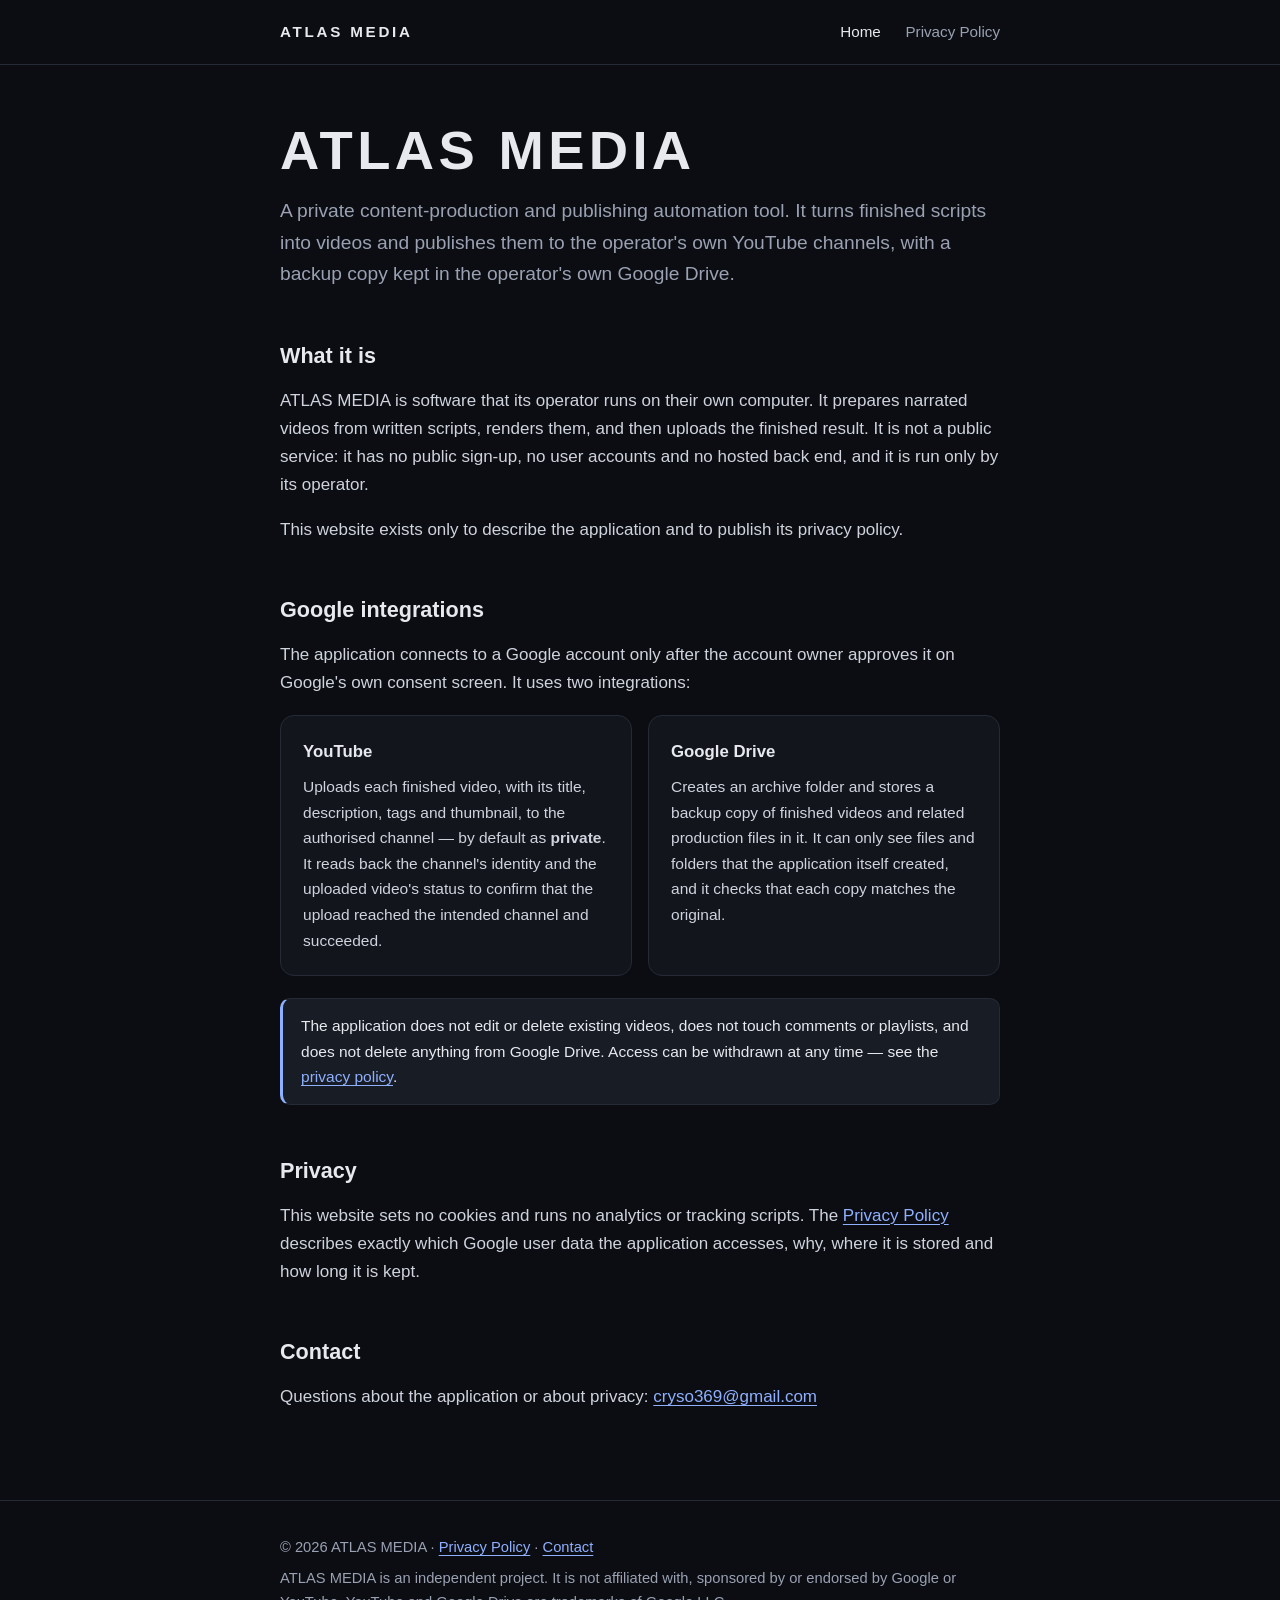
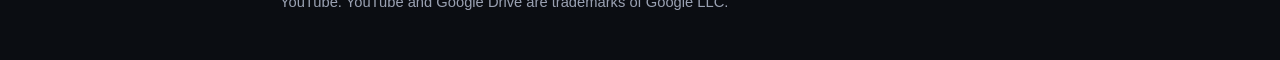
<file: index.html>
<!DOCTYPE html>
<html lang="en">
<head>
  <meta charset="utf-8">
  <meta name="viewport" content="width=device-width, initial-scale=1">
  <meta name="color-scheme" content="dark">
  <meta name="theme-color" content="#0b0d12">
  <meta name="description" content="ATLAS MEDIA is a private content-production and publishing automation tool that uploads finished videos to the operator's own YouTube channels and backs them up to the operator's own Google Drive.">
  <title>ATLAS MEDIA</title>
  <link rel="icon" href="data:image/svg+xml,%3Csvg xmlns='http://www.w3.org/2000/svg' viewBox='0 0 32 32'%3E%3Crect width='32' height='32' rx='7' fill='%230b0d12'/%3E%3Cpath d='M16 6l9 18h-4l-5-10-5 10H7z' fill='%238fb0ff'/%3E%3C/svg%3E">
  <link rel="stylesheet" href="styles.css">
</head>
<body>
  <header class="site">
    <div class="wrap">
      <a class="brand" href="./">ATLAS MEDIA</a>
      <nav aria-label="Main">
        <a href="./" aria-current="page">Home</a>
        <a href="privacy.html">Privacy Policy</a>
      </nav>
    </div>
  </header>

  <main>
    <div class="wrap">
      <section class="hero">
        <h1>ATLAS MEDIA</h1>
        <p class="lead">A private content-production and publishing automation tool. It turns finished scripts into videos and publishes them to the operator's own YouTube channels, with a backup copy kept in the operator's own Google Drive.</p>
      </section>

      <h2>What it is</h2>
      <p>ATLAS MEDIA is software that its operator runs on their own computer. It prepares narrated videos from written scripts, renders them, and then uploads the finished result. It is not a public service: it has no public sign-up, no user accounts and no hosted back end, and it is run only by its operator.</p>
      <p>This website exists only to describe the application and to publish its privacy policy.</p>

      <h2>Google integrations</h2>
      <p>The application connects to a Google account only after the account owner approves it on Google's own consent screen. It uses two integrations:</p>
      <div class="cards">
        <div class="card">
          <h3>YouTube</h3>
          <p>Uploads each finished video, with its title, description, tags and thumbnail, to the authorised channel &mdash; by default as <strong>private</strong>. It reads back the channel's identity and the uploaded video's status to confirm that the upload reached the intended channel and succeeded.</p>
        </div>
        <div class="card">
          <h3>Google Drive</h3>
          <p>Creates an archive folder and stores a backup copy of finished videos and related production files in it. It can only see files and folders that the application itself created, and it checks that each copy matches the original.</p>
        </div>
      </div>
      <div class="note">
        The application does not edit or delete existing videos, does not touch comments or playlists, and does not delete anything from Google Drive. Access can be withdrawn at any time &mdash; see the <a href="privacy.html#revoke">privacy policy</a>.
      </div>

      <h2>Privacy</h2>
      <p>This website sets no cookies and runs no analytics or tracking scripts. The <a href="privacy.html">Privacy Policy</a> describes exactly which Google user data the application accesses, why, where it is stored and how long it is kept.</p>

      <h2 id="contact">Contact</h2>
      <p>Questions about the application or about privacy: <a href="mailto:cryso369@gmail.com">cryso369@gmail.com</a></p>
    </div>
  </main>

  <footer class="site">
    <div class="wrap">
      <p>&copy; 2026 ATLAS MEDIA &middot; <a href="privacy.html">Privacy Policy</a> &middot; <a href="mailto:cryso369@gmail.com">Contact</a></p>
      <p>ATLAS MEDIA is an independent project. It is not affiliated with, sponsored by or endorsed by Google or YouTube. YouTube and Google Drive are trademarks of Google LLC.</p>
    </div>
  </footer>
</body>
</html>
</file>
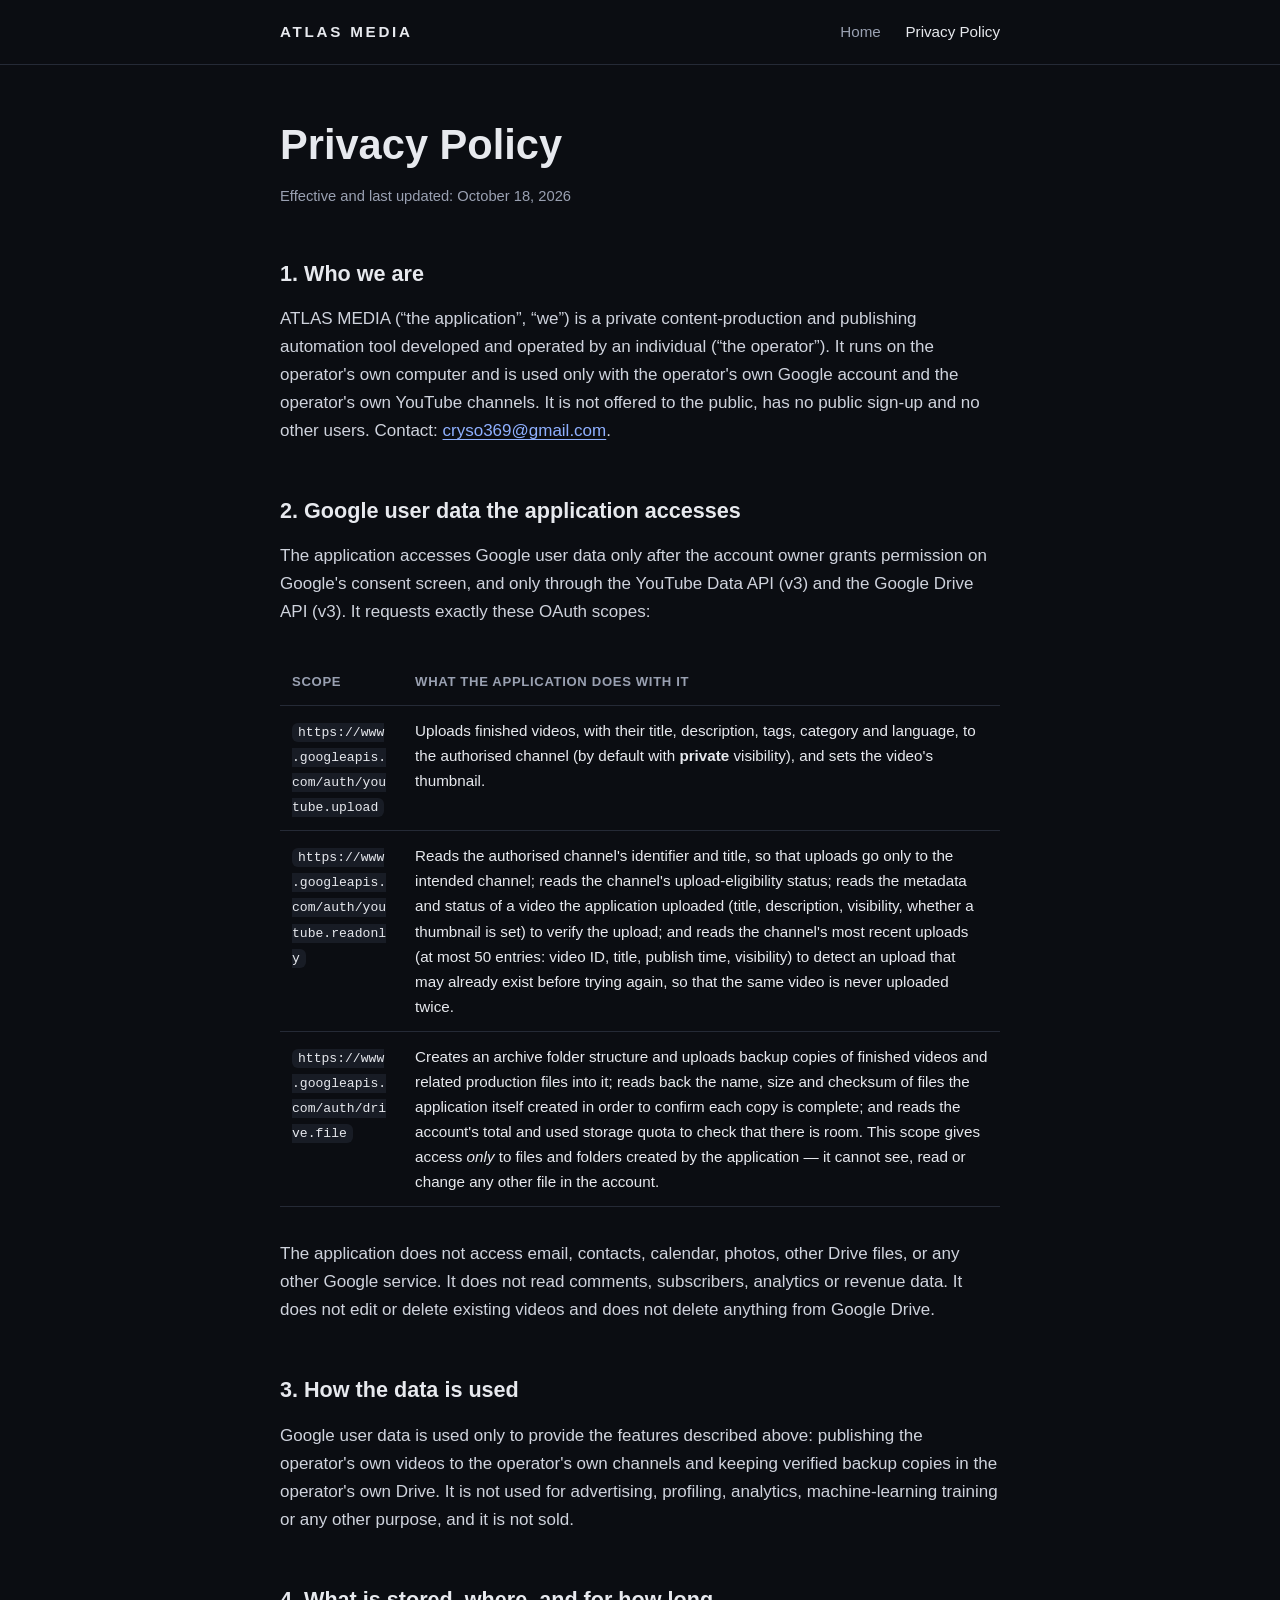
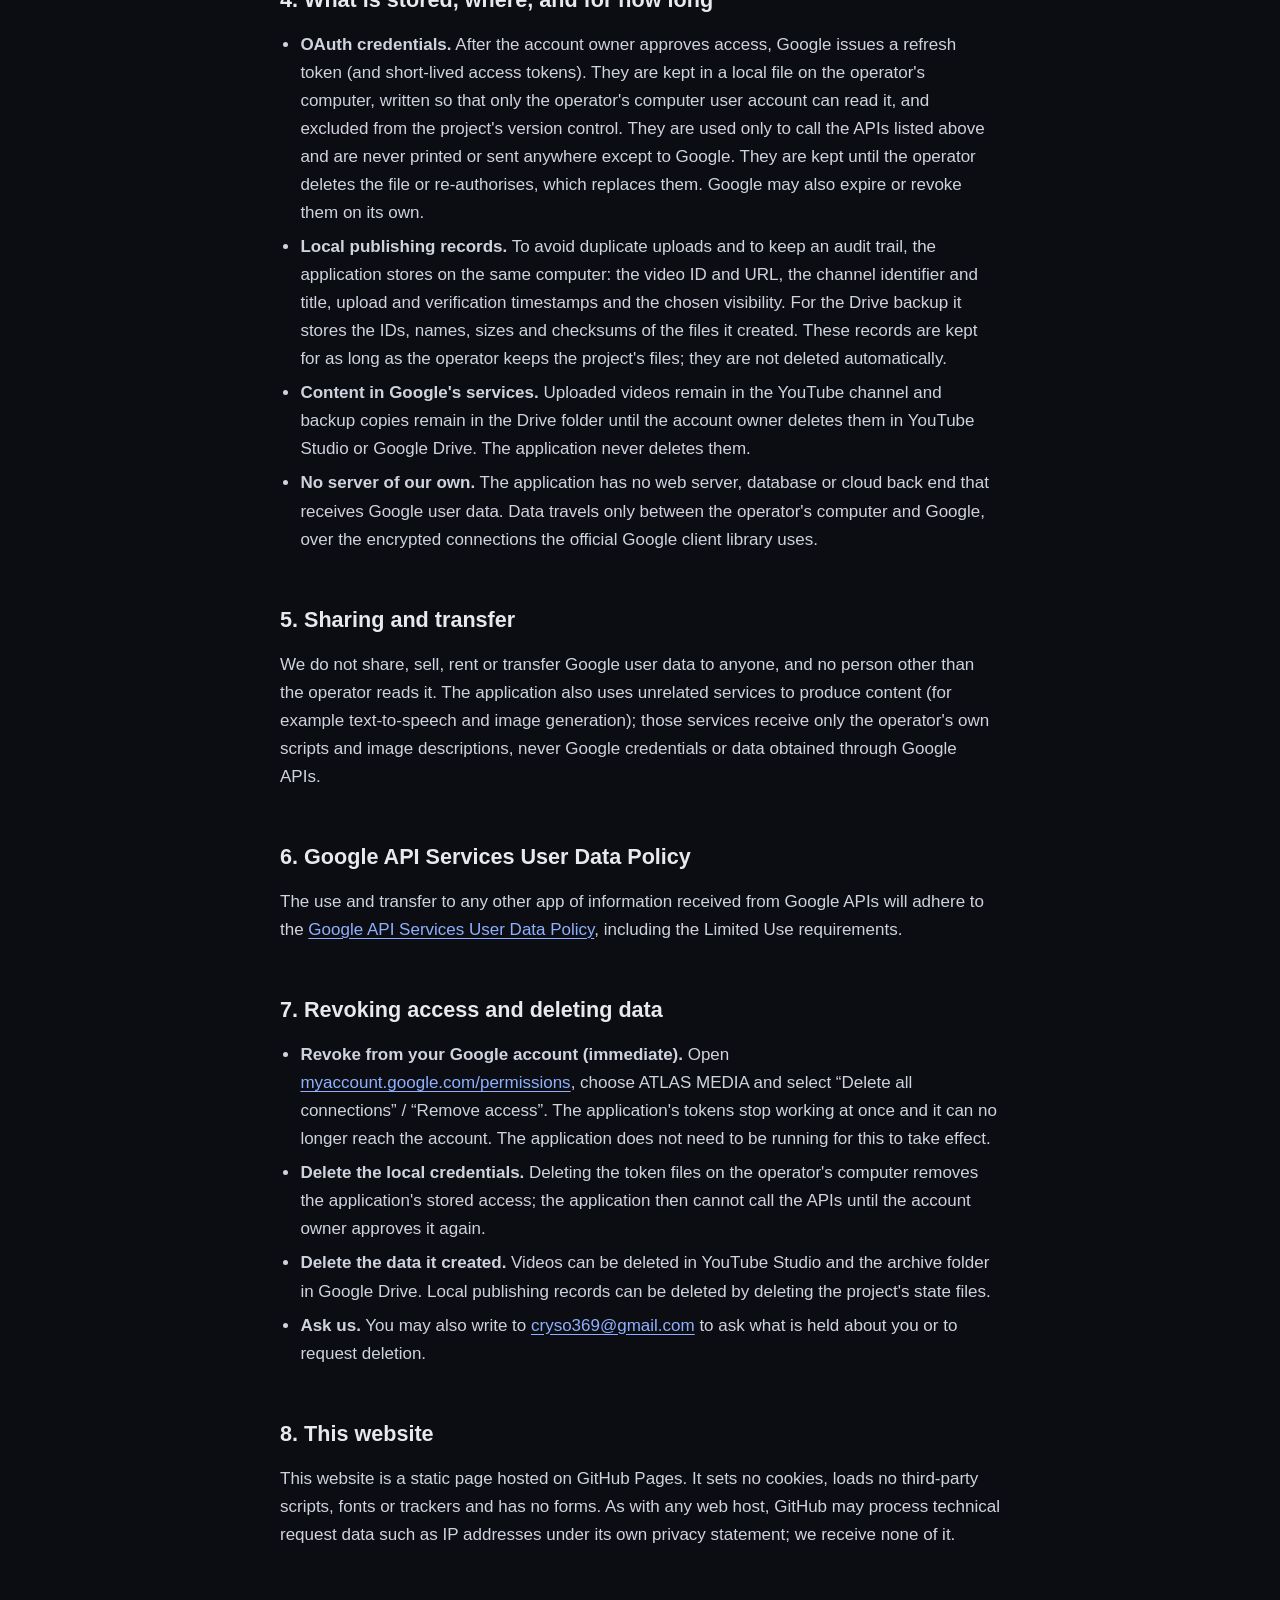
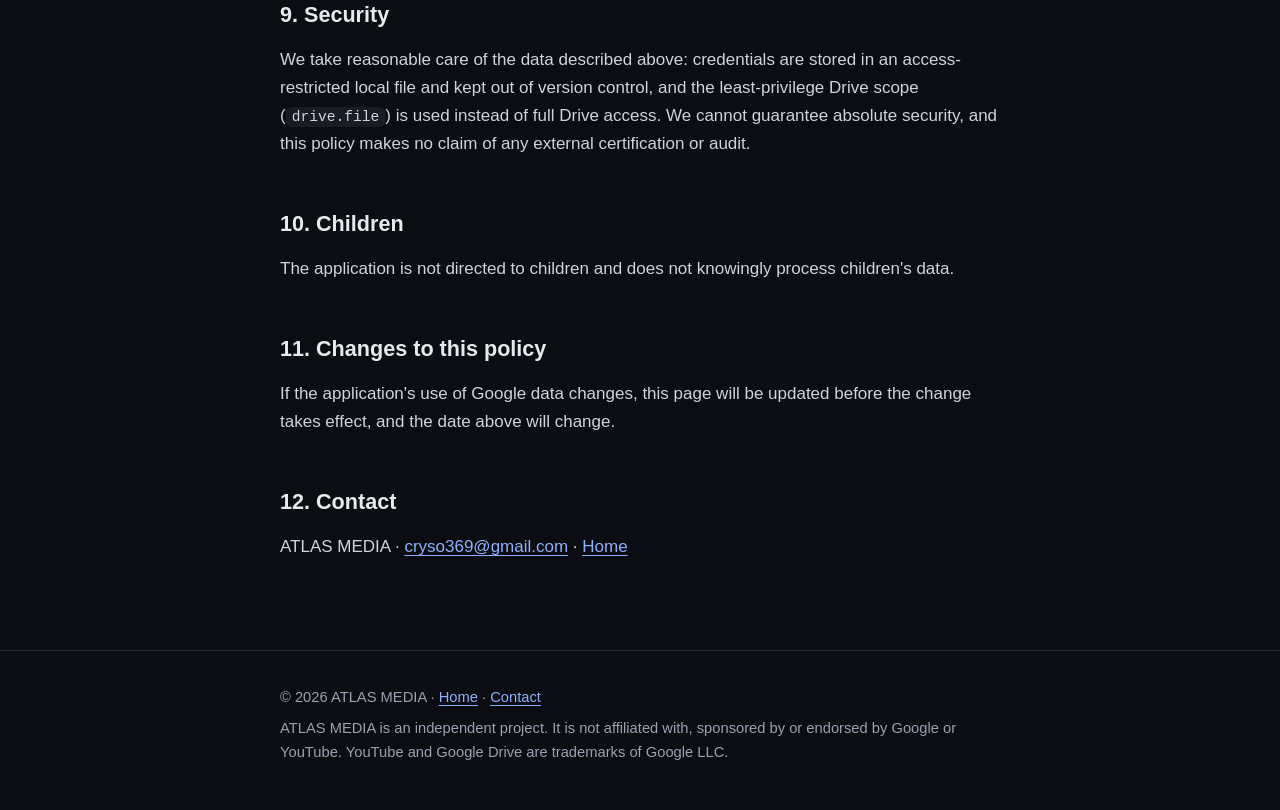
<file: privacy.html>
<!DOCTYPE html>
<html lang="en">
<head>
  <meta charset="utf-8">
  <meta name="viewport" content="width=device-width, initial-scale=1">
  <meta name="color-scheme" content="dark">
  <meta name="theme-color" content="#0b0d12">
  <meta name="description" content="Privacy Policy of ATLAS MEDIA: which Google user data the application accesses through the YouTube and Google Drive APIs, how it is used, stored and deleted, and how to revoke access.">
  <title>Privacy Policy &middot; ATLAS MEDIA</title>
  <link rel="icon" href="data:image/svg+xml,%3Csvg xmlns='http://www.w3.org/2000/svg' viewBox='0 0 32 32'%3E%3Crect width='32' height='32' rx='7' fill='%230b0d12'/%3E%3Cpath d='M16 6l9 18h-4l-5-10-5 10H7z' fill='%238fb0ff'/%3E%3C/svg%3E">
  <link rel="stylesheet" href="styles.css">
</head>
<body>
  <header class="site">
    <div class="wrap">
      <a class="brand" href="./">ATLAS MEDIA</a>
      <nav aria-label="Main">
        <a href="./">Home</a>
        <a href="privacy.html" aria-current="page">Privacy Policy</a>
      </nav>
    </div>
  </header>

  <main>
    <div class="wrap">
      <h1 style="margin:0 0 6px;font-size:clamp(1.9rem,6vw,2.6rem);line-height:1.15">Privacy Policy</h1>
      <p class="meta">Effective and last updated: October 18, 2026</p>

      <h2>1. Who we are</h2>
      <p>ATLAS MEDIA (&ldquo;the application&rdquo;, &ldquo;we&rdquo;) is a private content-production and publishing automation tool developed and operated by an individual (&ldquo;the operator&rdquo;). It runs on the operator's own computer and is used only with the operator's own Google account and the operator's own YouTube channels. It is not offered to the public, has no public sign-up and no other users. Contact: <a href="mailto:cryso369@gmail.com">cryso369@gmail.com</a>.</p>

      <h2>2. Google user data the application accesses</h2>
      <p>The application accesses Google user data only after the account owner grants permission on Google's consent screen, and only through the YouTube Data API (v3) and the Google Drive API (v3). It requests exactly these OAuth scopes:</p>
      <div class="table-scroll">
        <table>
          <thead><tr><th>Scope</th><th>What the application does with it</th></tr></thead>
          <tbody>
            <tr>
              <td><code>https://www.googleapis.com/auth/youtube.upload</code></td>
              <td>Uploads finished videos, with their title, description, tags, category and language, to the authorised channel (by default with <strong>private</strong> visibility), and sets the video's thumbnail.</td>
            </tr>
            <tr>
              <td><code>https://www.googleapis.com/auth/youtube.readonly</code></td>
              <td>Reads the authorised channel's identifier and title, so that uploads go only to the intended channel; reads the channel's upload-eligibility status; reads the metadata and status of a video the application uploaded (title, description, visibility, whether a thumbnail is set) to verify the upload; and reads the channel's most recent uploads (at most 50 entries: video ID, title, publish time, visibility) to detect an upload that may already exist before trying again, so that the same video is never uploaded twice.</td>
            </tr>
            <tr>
              <td><code>https://www.googleapis.com/auth/drive.file</code></td>
              <td>Creates an archive folder structure and uploads backup copies of finished videos and related production files into it; reads back the name, size and checksum of files the application itself created in order to confirm each copy is complete; and reads the account's total and used storage quota to check that there is room. This scope gives access <em>only</em> to files and folders created by the application &mdash; it cannot see, read or change any other file in the account.</td>
            </tr>
          </tbody>
        </table>
      </div>
      <p>The application does not access email, contacts, calendar, photos, other Drive files, or any other Google service. It does not read comments, subscribers, analytics or revenue data. It does not edit or delete existing videos and does not delete anything from Google Drive.</p>

      <h2>3. How the data is used</h2>
      <p>Google user data is used only to provide the features described above: publishing the operator's own videos to the operator's own channels and keeping verified backup copies in the operator's own Drive. It is not used for advertising, profiling, analytics, machine-learning training or any other purpose, and it is not sold.</p>

      <h2>4. What is stored, where, and for how long</h2>
      <ul>
        <li><strong>OAuth credentials.</strong> After the account owner approves access, Google issues a refresh token (and short-lived access tokens). They are kept in a local file on the operator's computer, written so that only the operator's computer user account can read it, and excluded from the project's version control. They are used only to call the APIs listed above and are never printed or sent anywhere except to Google. They are kept until the operator deletes the file or re-authorises, which replaces them. Google may also expire or revoke them on its own.</li>
        <li><strong>Local publishing records.</strong> To avoid duplicate uploads and to keep an audit trail, the application stores on the same computer: the video ID and URL, the channel identifier and title, upload and verification timestamps and the chosen visibility. For the Drive backup it stores the IDs, names, sizes and checksums of the files it created. These records are kept for as long as the operator keeps the project's files; they are not deleted automatically.</li>
        <li><strong>Content in Google's services.</strong> Uploaded videos remain in the YouTube channel and backup copies remain in the Drive folder until the account owner deletes them in YouTube Studio or Google Drive. The application never deletes them.</li>
        <li><strong>No server of our own.</strong> The application has no web server, database or cloud back end that receives Google user data. Data travels only between the operator's computer and Google, over the encrypted connections the official Google client library uses.</li>
      </ul>

      <h2>5. Sharing and transfer</h2>
      <p>We do not share, sell, rent or transfer Google user data to anyone, and no person other than the operator reads it. The application also uses unrelated services to produce content (for example text-to-speech and image generation); those services receive only the operator's own scripts and image descriptions, never Google credentials or data obtained through Google APIs.</p>

      <h2>6. Google API Services User Data Policy</h2>
      <p>The use and transfer to any other app of information received from Google APIs will adhere to the <a href="https://developers.google.com/terms/api-services-user-data-policy" rel="noopener">Google API Services User Data Policy</a>, including the Limited Use requirements.</p>

      <h2 id="revoke">7. Revoking access and deleting data</h2>
      <ul>
        <li><strong>Revoke from your Google account (immediate).</strong> Open <a href="https://myaccount.google.com/permissions" rel="noopener">myaccount.google.com/permissions</a>, choose ATLAS MEDIA and select &ldquo;Delete all connections&rdquo; / &ldquo;Remove access&rdquo;. The application's tokens stop working at once and it can no longer reach the account. The application does not need to be running for this to take effect.</li>
        <li><strong>Delete the local credentials.</strong> Deleting the token files on the operator's computer removes the application's stored access; the application then cannot call the APIs until the account owner approves it again.</li>
        <li><strong>Delete the data it created.</strong> Videos can be deleted in YouTube Studio and the archive folder in Google Drive. Local publishing records can be deleted by deleting the project's state files.</li>
        <li><strong>Ask us.</strong> You may also write to <a href="mailto:cryso369@gmail.com">cryso369@gmail.com</a> to ask what is held about you or to request deletion.</li>
      </ul>

      <h2>8. This website</h2>
      <p>This website is a static page hosted on GitHub Pages. It sets no cookies, loads no third-party scripts, fonts or trackers and has no forms. As with any web host, GitHub may process technical request data such as IP addresses under its own privacy statement; we receive none of it.</p>

      <h2>9. Security</h2>
      <p>We take reasonable care of the data described above: credentials are stored in an access-restricted local file and kept out of version control, and the least-privilege Drive scope (<code>drive.file</code>) is used instead of full Drive access. We cannot guarantee absolute security, and this policy makes no claim of any external certification or audit.</p>

      <h2>10. Children</h2>
      <p>The application is not directed to children and does not knowingly process children's data.</p>

      <h2>11. Changes to this policy</h2>
      <p>If the application's use of Google data changes, this page will be updated before the change takes effect, and the date above will change.</p>

      <h2>12. Contact</h2>
      <p>ATLAS MEDIA &middot; <a href="mailto:cryso369@gmail.com">cryso369@gmail.com</a> &middot; <a href="./">Home</a></p>
    </div>
  </main>

  <footer class="site">
    <div class="wrap">
      <p>&copy; 2026 ATLAS MEDIA &middot; <a href="./">Home</a> &middot; <a href="mailto:cryso369@gmail.com">Contact</a></p>
      <p>ATLAS MEDIA is an independent project. It is not affiliated with, sponsored by or endorsed by Google or YouTube. YouTube and Google Drive are trademarks of Google LLC.</p>
    </div>
  </footer>
</body>
</html>
</file>
<file: styles.css>
:root {
  color-scheme: dark;
  --bg: #0b0d12;
  --surface: #12151c;
  --surface-2: #181c25;
  --border: #252a36;
  --text: #e7e9ee;
  --muted: #9aa1b2;
  --accent: #8fb0ff;
  --accent-strong: #b5ccff;
  --radius: 14px;
}

* { box-sizing: border-box; }

html { -webkit-text-size-adjust: 100%; }

body {
  margin: 0;
  background: var(--bg);
  color: var(--text);
  font: 17px/1.65 -apple-system, BlinkMacSystemFont, "Segoe UI", Roboto, "Helvetica Neue", Arial, sans-serif;
  -webkit-font-smoothing: antialiased;
}

a { color: var(--accent); text-underline-offset: 3px; }
a:hover { color: var(--accent-strong); }
a:focus-visible { outline: 2px solid var(--accent); outline-offset: 3px; border-radius: 4px; }

.wrap { max-width: 760px; margin: 0 auto; padding: 0 20px; }

header.site {
  border-bottom: 1px solid var(--border);
}
header.site .wrap {
  display: flex; align-items: center; justify-content: space-between;
  min-height: 64px; gap: 16px;
}
.brand {
  font-weight: 700; letter-spacing: 0.18em; font-size: 0.95rem;
  color: var(--text); text-decoration: none;
}
nav a { margin-left: 20px; color: var(--muted); text-decoration: none; font-size: 0.95rem; }
nav a:hover, nav a[aria-current="page"] { color: var(--text); }

main { padding: 56px 0 72px; }

.hero h1 {
  margin: 0 0 14px;
  font-size: clamp(2.2rem, 7vw, 3.4rem);
  line-height: 1.1;
  letter-spacing: 0.08em;
  font-weight: 700;
}
.hero p.lead { margin: 0; font-size: 1.2rem; color: var(--muted); max-width: 40em; }

h2 { margin: 52px 0 14px; font-size: 1.35rem; line-height: 1.3; }
h3 { margin: 28px 0 8px; font-size: 1.05rem; }
p, li { color: #cfd3dd; }
ul { padding-left: 1.2em; }
li + li { margin-top: 6px; }

.cards { display: grid; gap: 16px; grid-template-columns: 1fr; margin-top: 18px; }
@media (min-width: 640px) { .cards { grid-template-columns: 1fr 1fr; } }
.card {
  background: var(--surface); border: 1px solid var(--border);
  border-radius: var(--radius); padding: 22px;
}
.card h3 { margin-top: 0; }
.card p { margin: 0; font-size: 0.97rem; }

.note {
  background: var(--surface-2); border: 1px solid var(--border); border-left: 3px solid var(--accent);
  border-radius: 10px; padding: 14px 18px; margin: 22px 0; font-size: 0.97rem;
}

table { width: 100%; border-collapse: collapse; margin: 16px 0; font-size: 0.95rem; }
th, td { text-align: left; vertical-align: top; padding: 12px 12px; border-bottom: 1px solid var(--border); }
th { color: var(--muted); font-weight: 600; font-size: 0.82rem; letter-spacing: 0.05em; text-transform: uppercase; }
td code, p code, li code { font: 0.86em ui-monospace, SFMono-Regular, Menlo, Consolas, monospace; background: var(--surface-2); padding: 2px 6px; border-radius: 6px; overflow-wrap: anywhere; }
.table-scroll { overflow-x: auto; }
.table-scroll table { min-width: 560px; }

.meta { color: var(--muted); font-size: 0.92rem; }

footer.site { border-top: 1px solid var(--border); padding: 28px 0 40px; color: var(--muted); font-size: 0.92rem; }
footer.site p { color: var(--muted); margin: 6px 0; }

@media (max-width: 480px) {
  body { font-size: 16px; }
  main { padding: 40px 0 56px; }
  nav a { margin-left: 14px; }
}

@media (prefers-reduced-motion: reduce) { * { scroll-behavior: auto !important; } }
</file>
